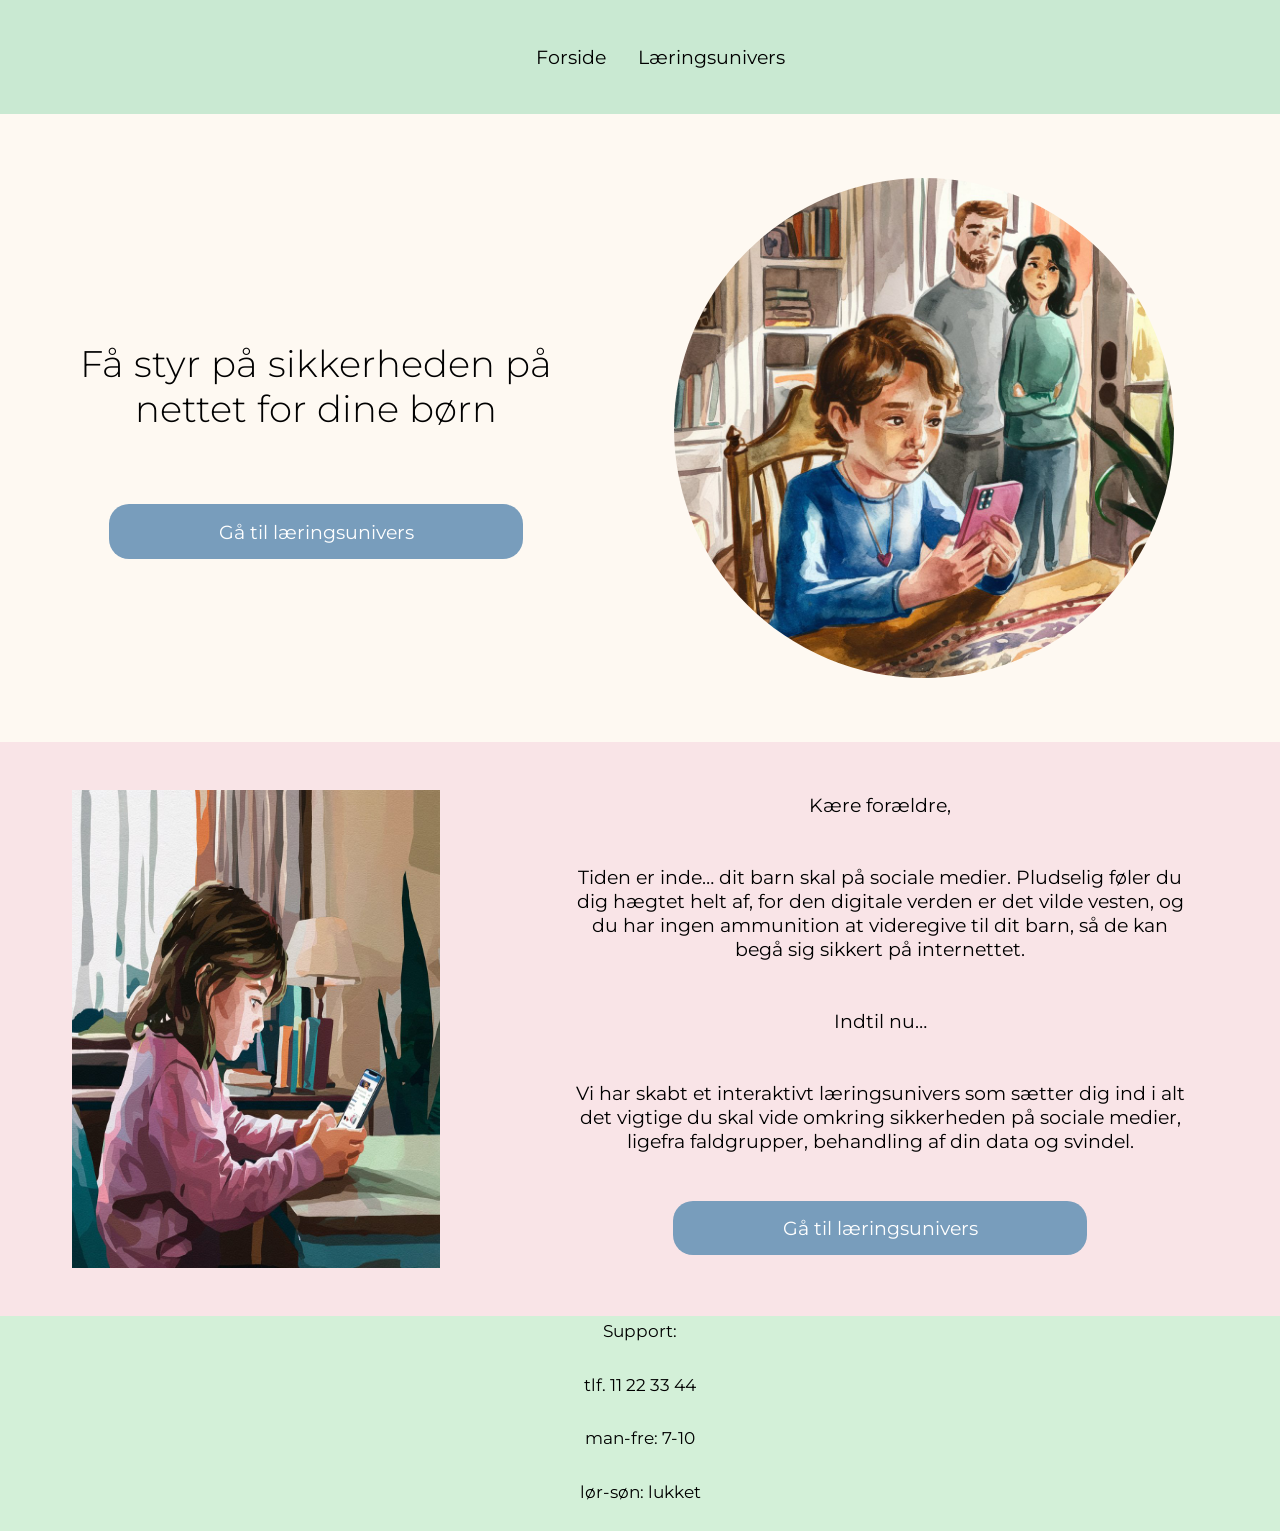
<file: index.html>
<!DOCTYPE html>
<html lang="da">
<head>
    <meta charset="UTF-8">
    <meta name="viewport" content="width=device-width, initial-scale=1.0">
    <title>Forside</title>
    <link rel="stylesheet" href="css/style.css">
    <link href='https://fonts.googleapis.com/css?family=Montserrat' rel='stylesheet'>
    <script src="js/script.js" defer></script>
</head>
<body>
  <header>
    <nav>
         <ul>
             <li><a href="index.html">Forside</a></li>
             <li><a href="univers.html">Læringsunivers</a></li>
         </ul>
    </nav>
  </header> 
     <main>
    
        <section class="hero">
            <article>
             <h1>Få styr på sikkerheden på nettet for dine børn</h1>
             <a class="btn" href="univers.html">Gå til læringsunivers</a>
             </article>
            <figure>
             <img src="img/billed2.jpeg" alt="Barn med mobil og forældre i baggrunden">
            </figure>
        </section>
  
        <section class="info">
        <figure>
          <img src="img/biled1.jpeg" alt="Barn med mobil og bøger">
        </figure>
         <article>
          <p>Kære forældre,</p>
          <p>
            Tiden er inde… dit barn skal på sociale medier. Pludselig føler du dig hægtet helt af, for den digitale verden er det vilde vesten, og du har ingen ammunition at videregive til dit barn, så de kan begå sig sikkert på internettet.
          </p>
          <p>Indtil nu…</p>
          <p>
            Vi har skabt et interaktivt læringsunivers som sætter dig ind i alt det vigtige du skal vide omkring sikkerheden på sociale medier, ligefra faldgrupper, behandling af din data og svindel.
          </p>
          <a class="btn" href="univers.html">Gå til læringsunivers</a>
         </article>
        </section>
    </main>

 <footer class="support-info">
    <p>Support:</p>
    <p>tlf. 11 22 33 44</p>
    <p>man-fre: 7-10</p>
    <p>lør-søn: lukket</p>
 </footer>
</body>
</html>
</file>
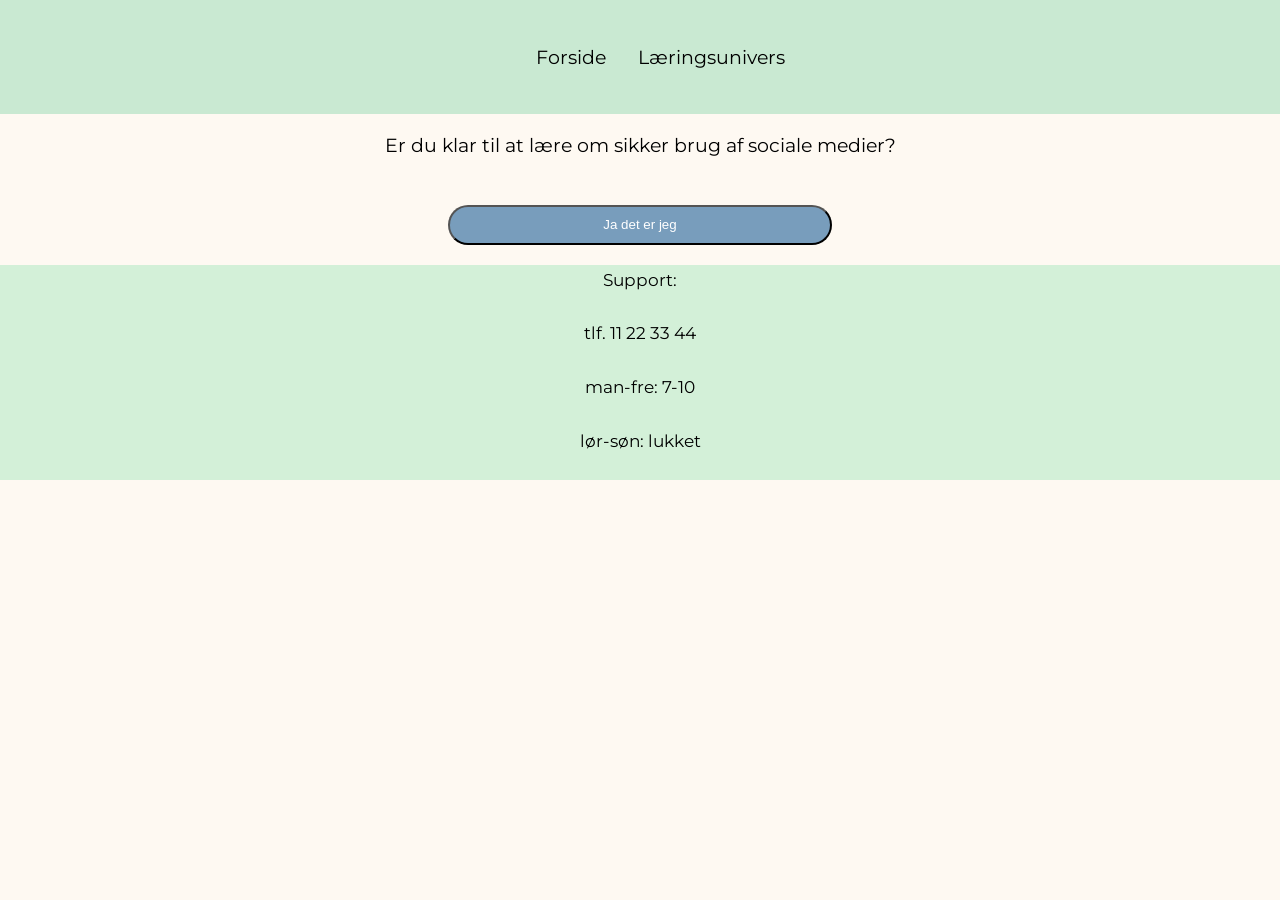
<file: univers.html>
<!DOCTYPE html>
<html lang="da">
<head>
    <meta charset="UTF-8">
    <meta name="viewport" content="width=device-width, initial-scale=1.0">
    <title>Læringsunivers</title>
    <link rel="stylesheet" href="css/style.css">
    <link href='https://fonts.googleapis.com/css?family=Montserrat' rel='stylesheet'>
    <script src="js/script.js" defer></script>
</head>
<body>
  <header>
    <nav>
         <ul>
             <li><a href="index.html">Forside</a></li>
             <li><a href="univers.html">Læringsunivers</a></li>
         </ul>
    </nav>
  </header> 
  <main>
    <div class="scenes">
      <!-- Scene 1 -->
      <div id="box0">
        <p>Er du klar til at lære om sikker brug af sociale medier?</p>
        <button id="c0">Ja det er jeg</button>
      </div>
      <!-- Scene 1, introduktion til Sille -->
      <div id="box0-1" class="hidden">
        <p>Sille er 13 år gammel, og har netop lige fået lov til at få sociale medier. Men hvordan sætter man hendes profiler op så de er så sikre som overhoved muligt? Det vil du lære nu.</p>
        <p>Du skal igennem 2 emner: password og to-trins-faktor. Er du klar?</p>
        <button id="c01">Ja det er jeg</button>
        <img src="img/billed6.jpeg" alt="pige som kigger på sin telefon tegnet i vandfarver">
      </div>
      <!-- Scene 2, vælg en sikker adgangskode -->
      <div id="box1" class="hidden">
          <p>Hvilken adgangskode vælger du til Sille som den sikreste?</p>
          <button id="c1">Si11eElsker$lik! </button>
          <button id="c2">sille12</button>
          <button id="c3">sille1234</button>
          <img src="img/adgangskode-grafik.png" alt="infografik om sikker adgangskoder">
      </div>
      <!-- Scene 3, rigtig svar, sikker adgangskode + er du sikker?-->
      <div id="box2-1" class="hidden">
          <p>Godt valg! Den kode er nemlig den mest sikre, fordi den blander uforudsigelighed, tal, specialtegn og veksler mellem store og små bogstaver.</p>    
          <button id="c4">Lad os komme videre</button>
      </div>

      <div id="box2-2" class="hidden">
            <p>Argh er du helt sikker på det?</p> 
            <button id="restart">Nej, lad mig lige prøve igen</button>
            <button id="c5">Ja, jeg er helt sikker</button>     
      </div>

      <div id="box2-3" class="hidden">
          <button id="restart">Lad mig prøve igen</button>  
      </div>

      <div id="box2-4" class="hidden">
        <p>Åh nej, den kode er ikke sikker. Silles profil er blevet hacket og du er ikke lykkedes med at lave en sikker profil...</p>    
        <button id="restart">Lad mig prøve igen</button>
        <img src="img/hacket-grafik.png" alt="grafik som viser en hacket telefon">
      </div>

      <!-- Scene 4, 2 trins faktor + hacket profil-->
      <div id="box3" class="hidden">
        <p>Du mangler nu kun et sidste step for at færdiggøre Silles profil. Vælger du at bruge to-trins-faktor?</p>    
        <button id="c6">Ja det gør jeg</button>
        <button id="c7">Nej det behøver vi ikke have</button>
        <img src="img/totrinsfaktor-grafik.png" alt="infografik om to-trins-faktor">
      </div>

      <div id="box3-1" class="hidden">
        <p>Super, nu har du opsat den sikreste profil til Sille, og hun kan nu roligt begynde at bruge sociale medier.</p>    
        <button id="c8">Yes!Lad os komme videre</button> 
      </div>

      <div id="box3-2" class="hidden">
        <p>Din profil er nu dannet og Sille kan bruge sine sociale medier, uden to-trins-faktor</p>
        <button id="c9">Yes!Lad os komme videre</button> 
      </div>
       
      <!-- Scene 5-1, hacket uden to-trins-faktor-->
      <div id="box4" class="hidden">
        <p>3 måneder senere kan Sille pludselig ikke komme ind på sin profil. Hendes kontaktoplysninger er blevet ændret og fordi hun ikke havde to-trins-faktor, var der intet der stoppede hackeren fra at knække hendes kodeord og overtage hendes profil...</p>    
        <p>Du har desværre ikke fået lavet en sikker nok profil...</p>
        <button id="restart">Lad mig prøve igen</button>
        <img src="img/hacket-grafik.png" alt="grafik som viser en hacket telefon">
      </div>
       
      <!-- Scene 5-2, hacket uden to-trins-faktor- afslutning-->
      <div id="box4-2" class="hidden">
        <p>3 måneder senere modtager Sille en mail omkring mistænkeligt login på hendes profil. Hun skynder sig at vise det til jer, hendes mor og far, og sammen får i ændret adgangskoden, så hende profil igen er sikker.</p> 
        <p>Du har nu den rette viden for sikker opsætning af profiler på sociale medier - godt gået!</p>   
        <button id="restart">Lad mig prøve igen</button>
        <img src="img/mail-grafik.png" alt="grafik af mail om to trins faktor">   
      </div>
    </div>
  </main>
      
  <footer class="support-info">
    <p>Support:</p>
    <p>tlf. 11 22 33 44</p>
    <p>man-fre: 7-10</p>
    <p>lør-søn: lukket</p>
  </footer>
</body>
</html>
</file>
<file: css/style.css>
/*Farvepalette, variabler*/
/*mixins*/
/*Generel styling*/
* body {
  margin: 0;
  padding: 0;
  box-sizing: border-box;
  font-family: "Montserrat";
  background-color: #FEF9F2;
}

p, a {
  font-size: 1.2em;
}

p {
  padding: 0 3em 1.5em 3em;
  text-align: center;
}

h1, h2, h3, h4, h5, h6 {
  font-family: "Montserrat";
  font-weight: 300;
  text-align: center;
  padding: 1em;
}

h1 {
  font-size: 2.3em;
}

h2 {
  font-size: 1.8em;
}

img {
  width: 100%;
}

/*styling som snakker sammen med JavaScript*/
.hidden {
  display: none;
}

/* Styling af headeren og navigation */
nav {
  background-color: #C9E9D2;
  padding: 1%;
  display: flex;
  justify-content: center;
}
nav ul {
  display: flex;
  list-style-type: none;
}
nav li {
  padding: 1em;
}
nav a {
  text-decoration: none;
  color: #000000;
}

/* Hero Section */
.hero {
  display: flex;
  justify-content: space-between;
  align-items: center;
  padding: 3rem 2rem;
  flex-wrap: wrap;
}

.hero article {
  flex: 1;
  min-width: 250px;
}

.hero figure {
  flex: 1;
  display: flex;
  justify-content: center;
}

.hero img {
  border-radius: 50%;
  width: 500px;
  height: 500px;
  -o-object-fit: cover;
     object-fit: cover;
}

/* Styling af knapper */
button {
  background-color: #789DBC;
  padding: 0.8em;
  color: white;
  text-decoration: none;
  border-radius: 20px;
  display: block;
  text-align: center;
  width: 30vw;
  margin: 0 auto 1.5em auto;
}

.btn {
  background-color: #789DBC;
  padding: 0.8em;
  color: white;
  text-decoration: none;
  border-radius: 20px;
  display: block;
  text-align: center;
  width: 30vw;
  margin: 0 auto 1.5em auto;
}

/* Styling af info-section */
.info {
  display: flex;
  padding: 2rem;
  background-color: #f9e4e7;
  flex-wrap: wrap;
  gap: 2rem;
}

.info figure {
  flex: 1;
  min-width: 250px;
}

/*styling af img*/
.info figure img {
  width: 100%;
  height: 100%;
}

.info article {
  flex: 2;
}

[id^=box] img {
  max-width: 50%;
  margin: 0 auto 20px;
  display: block;
  border-radius: 8px;
}

/* Footer */
footer.support-info {
  background-color: #d3f0d8;
  font-size: 0.9rem;
  display: flex;
  flex-direction: column;
}

footer.support-info p {
  margin: 0.2em 0;
}/*# sourceMappingURL=style.css.map */
</file>
